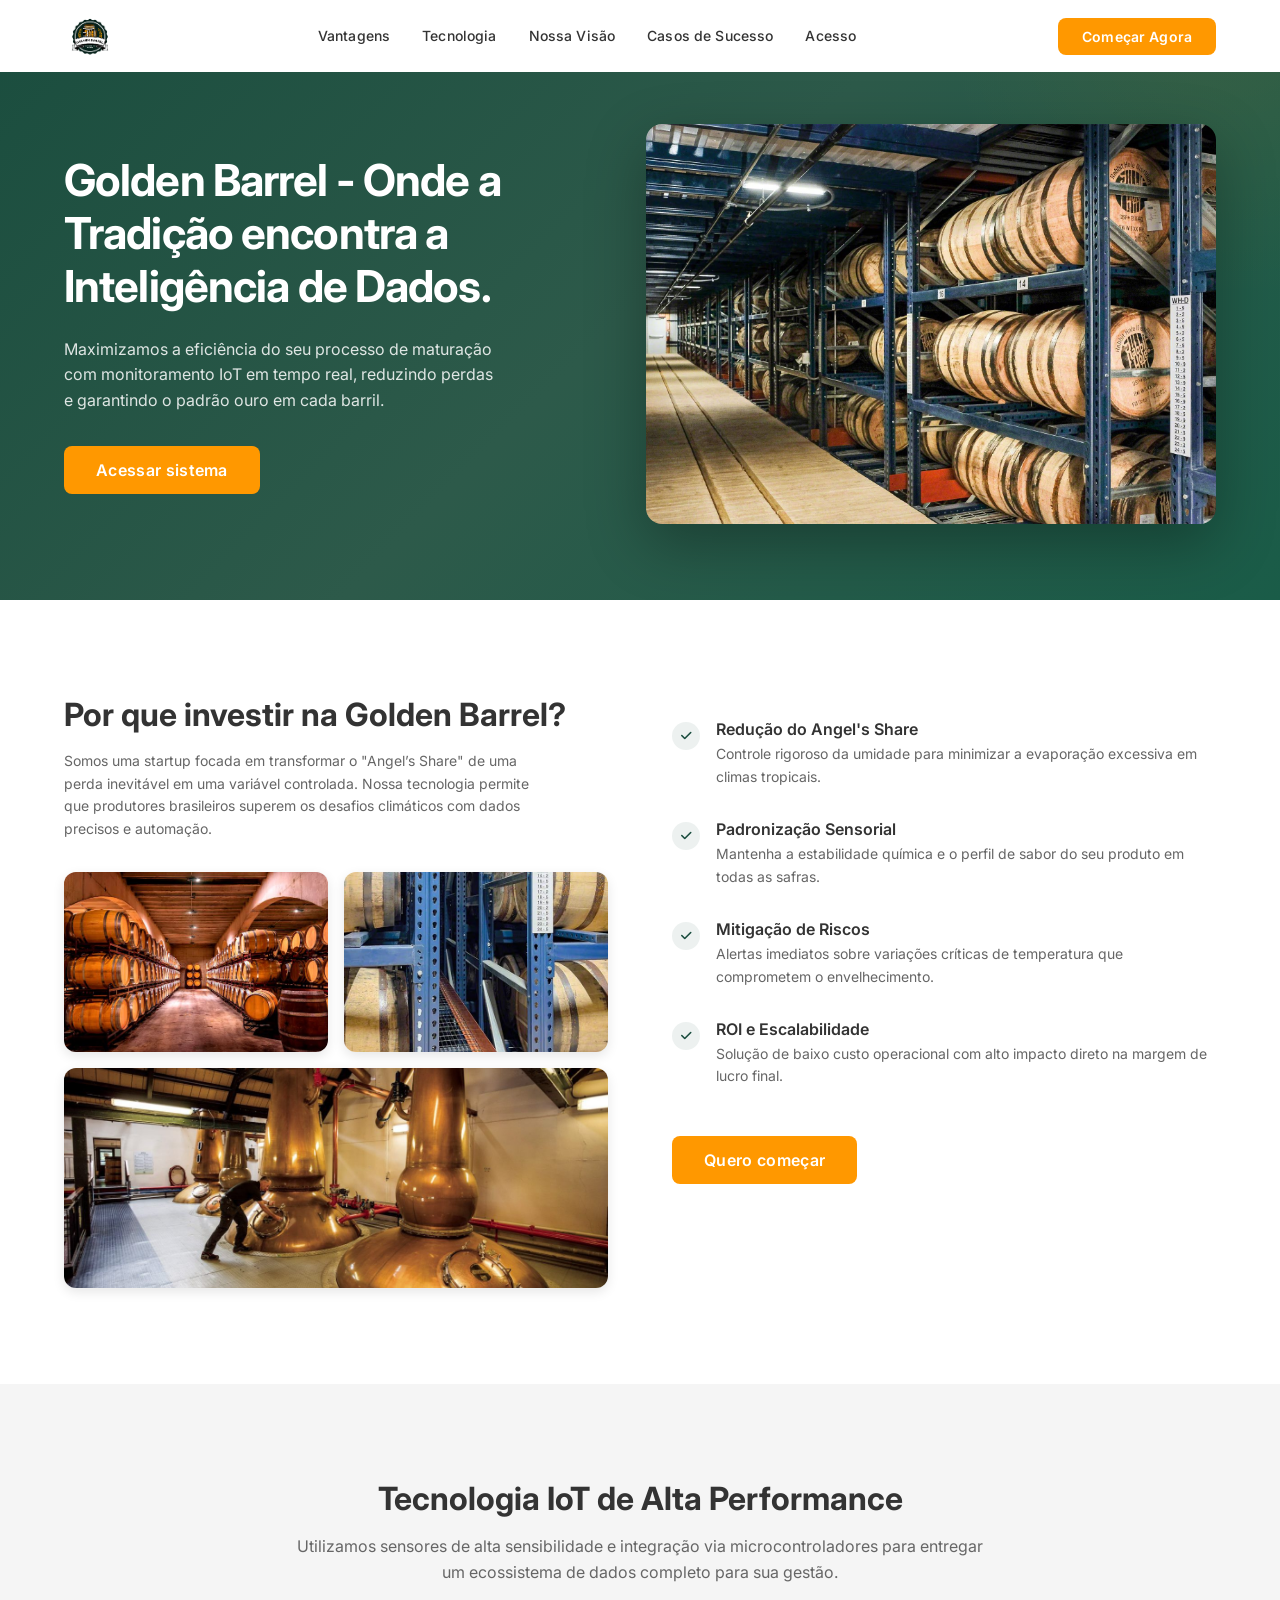
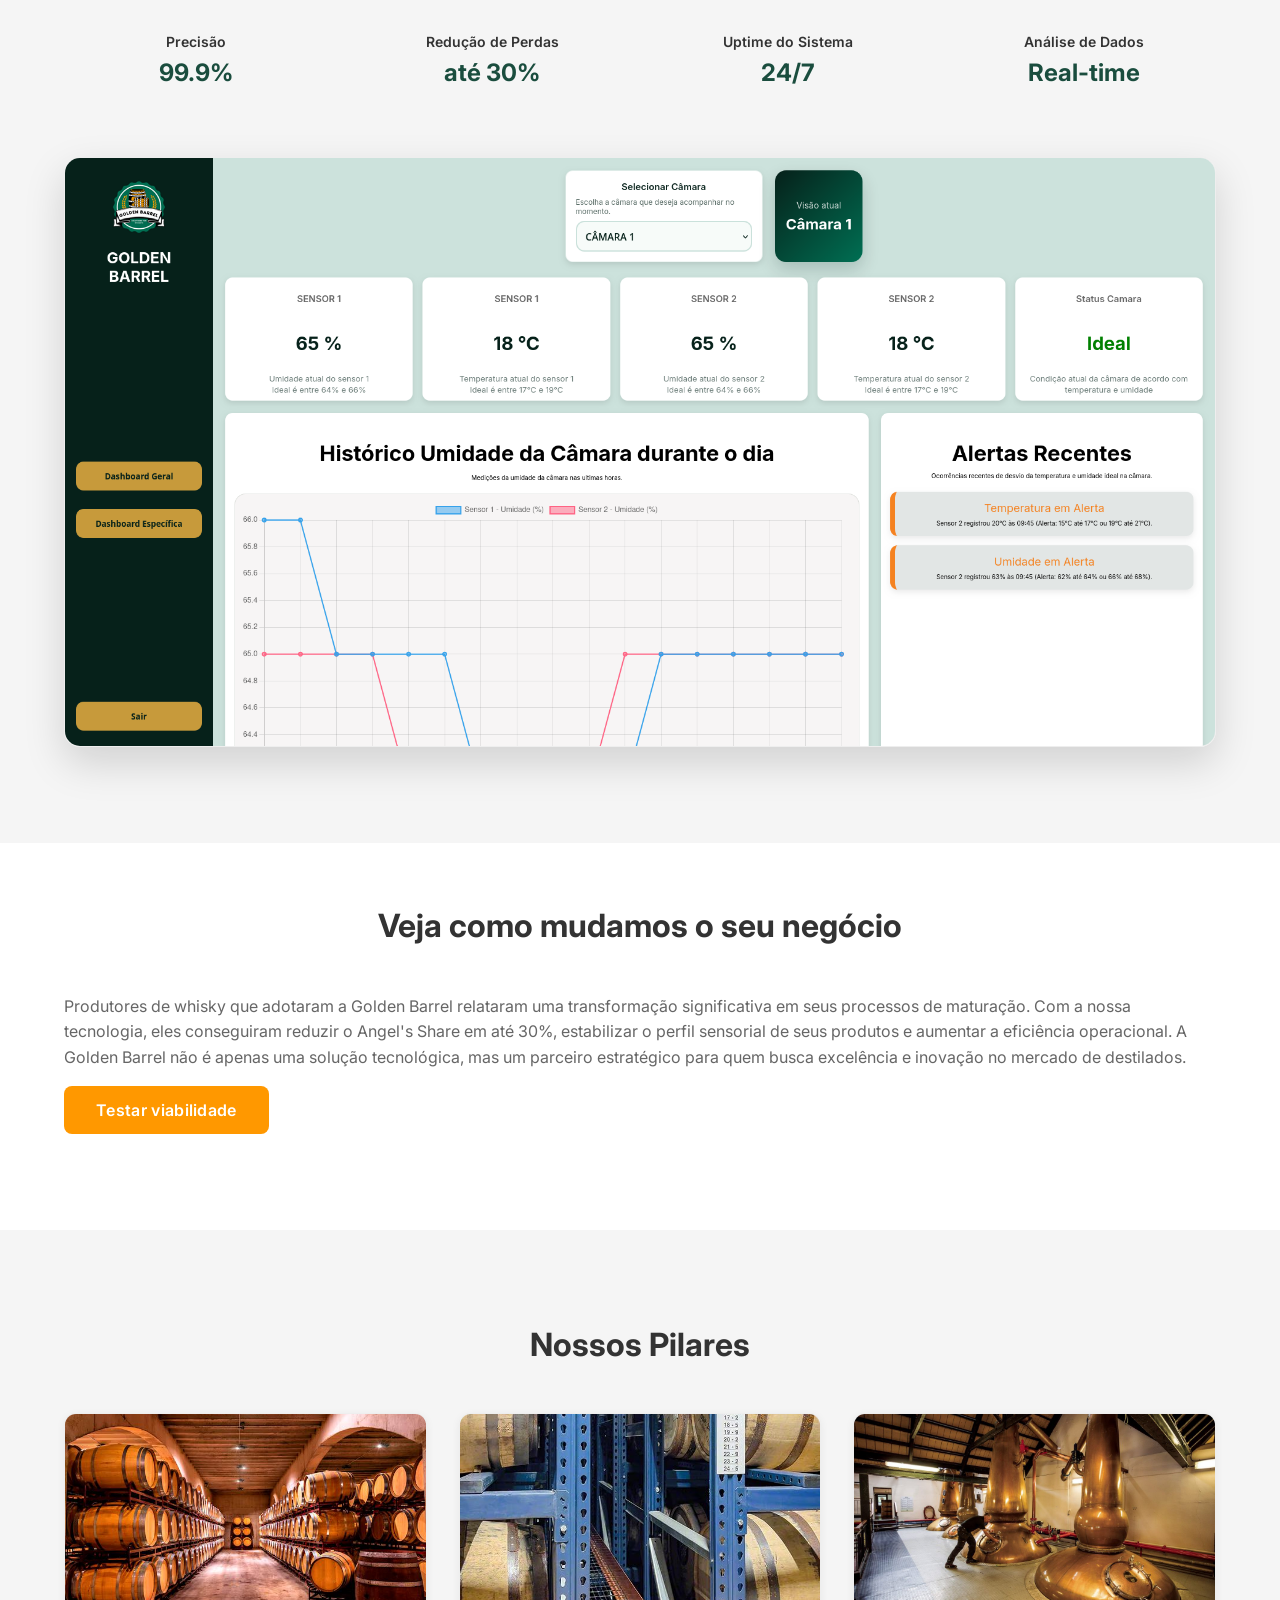
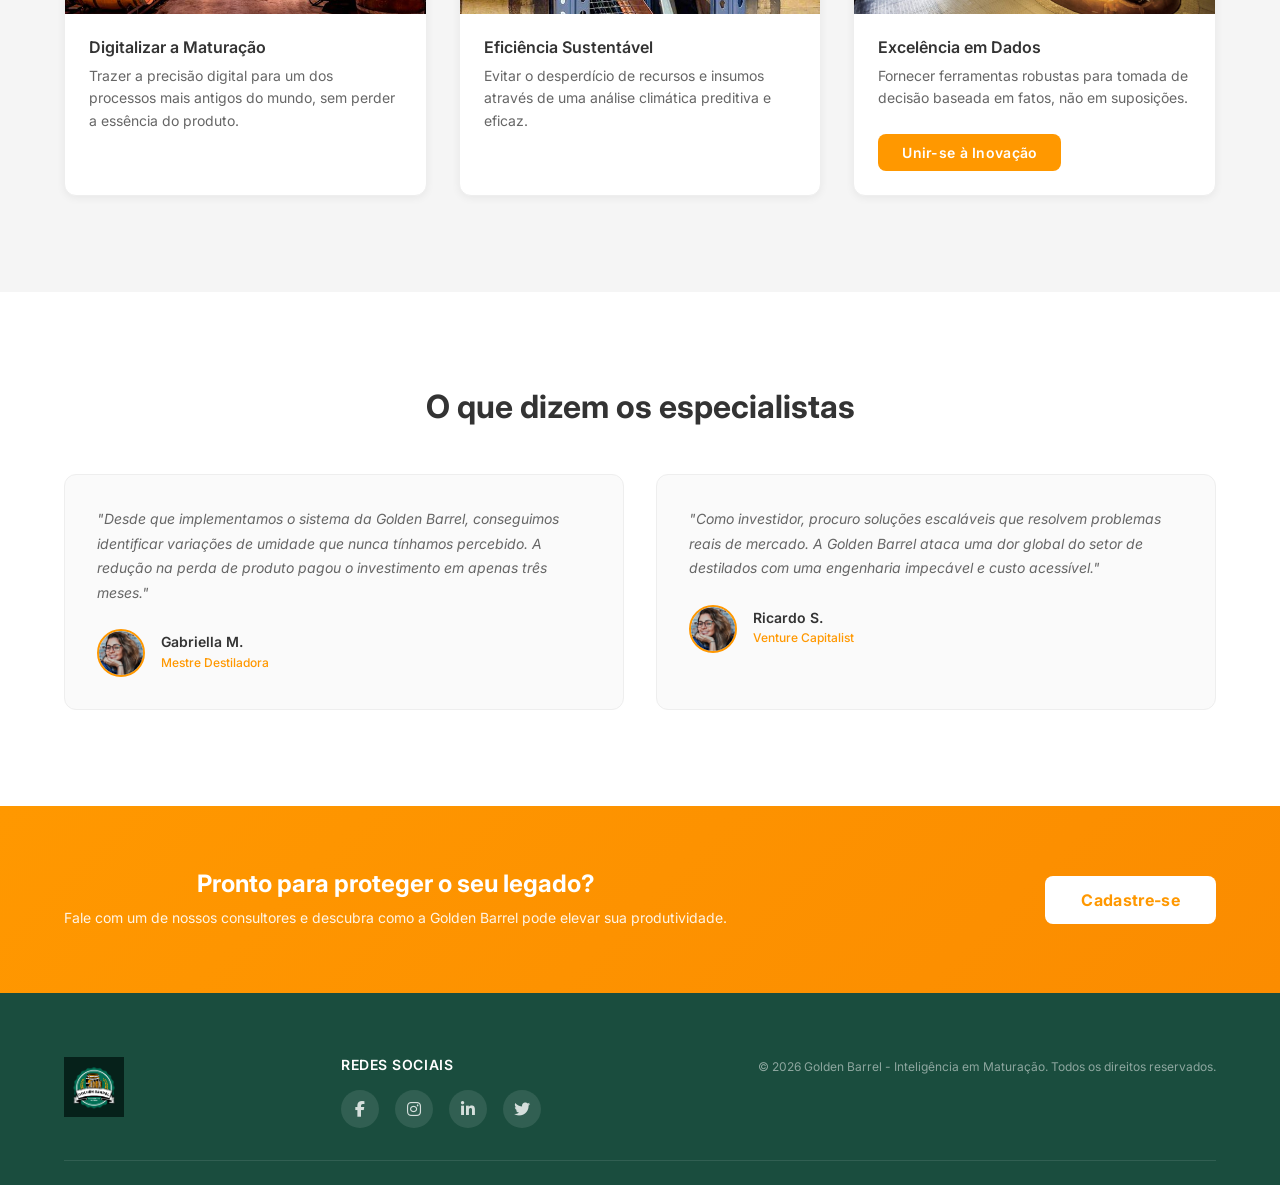
<file: index.html>
<!DOCTYPE html>
<html lang="pt-BR">
<head>
    <meta charset="UTF-8">
    <meta name="viewport" content="width=device-width, initial-scale=1.0">
    <meta name="description" content="Golden Barrel - Tecnologia IoT para monitoramento de maturação de whisky. Reduza o Angel's Share e garanta a excelência.">
    <meta name="theme-color" content="#1a4d3e">
    <meta name="author" content="Golden Barrel">

    <title>Golden Barrel | Smart Aging Solutions</title>

    <link rel="preconnect" href="https://fonts.googleapis.com">
    <link rel="preconnect" href="https://fonts.gstatic.com" crossorigin>
    <link href="https://fonts.googleapis.com/css2?family=Inter:wght@300;400;500;600;700;800&display=swap" rel="stylesheet">

    <link rel="stylesheet" href="https://cdnjs.cloudflare.com/ajax/libs/font-awesome/6.5.0/css/all.min.css">

    <link rel="stylesheet" href="css/variables.css">
    <link rel="stylesheet" href="css/styles.css">
</head>
<body>

    <header class="navbar" id="navbar">
        <nav class="navbar-container">
            <a href="#" class="logo">
                <img src="Assets/images/logo1.jpg" alt="Golden Barrel - Solutions for Whiskys">
            </a>
            <ul class="nav-menu" id="nav-menu">
                <li><a href="#benefits">Vantagens</a></li>
                <li><a href="#system">Tecnologia</a></li>
                <li><a href="#mission">Nossa Visão</a></li>
                <li><a href="#testimonials">Casos de Sucesso</a></li>
                <li><a href="#contact-cta">Acesso</a></li>
            </ul>
            <button class="nav-button" id="nav-cta-btn" onclick="cadastrarBtn()">Começar Agora</button>
            <div class="hamburger" id="hamburger" aria-label="Abrir menu" role="button" tabindex="0">
                <span></span>
                <span></span>
                <span></span>
            </div>
        </nav>
    </header>

    <section id="hero" class="hero">
        <div class="hero-container">
            <div class="hero-content">
                <h1>Golden Barrel - Onde a Tradição encontra a Inteligência de Dados.</h1>
                <p class="hero-subtitle">Maximizamos a eficiência do seu processo de maturação com monitoramento IoT em tempo real, reduzindo perdas e garantindo o padrão ouro em cada barril.</p>
                <button class="btn btn-primary" id="hero-cta-btn" onclick="acessoBtn()">Acessar sistema</button>
            </div>
            <div class="hero-image">
                <img src="Assets/images/img820.jpg" alt="Armazém de barris de whisky monitorados pela Golden Barrel" >
            </div>
        </div>
    </section>

    <section id="benefits" class="benefits">
        <div class="container">
            <div class="benefits-wrapper">
                <div class="benefits-left">
                    <h2>Por que investir na Golden Barrel?</h2>
                    <p>Somos uma startup focada em transformar o "Angel’s Share" de uma perda inevitável em uma variável controlada. Nossa tecnologia permite que produtores brasileiros superem os desafios climáticos com dados precisos e automação.</p>
                    <div class="benefits-images">
                        <div class="img-wrapper">
                            <img src="Assets/images/img824.jpg" alt="Barris de carvalho selecionados" >
                        </div>
                        <div class="img-wrapper">
                            <img src="Assets/images/img858.jpg" alt="Armazenamento controlado" >
                        </div>
                        <div class="img-wrapper large">
                            <img src="Assets/images/img828.jpg" alt="Tecnologia em destilaria moderna" >
                        </div>
                    </div>
                </div>

                <div class="benefits-right">
                    <div class="benefit-item">
                        <div class="check-icon">
                            <i class="fas fa-check"></i>
                        </div>
                        <div class="benefit-item-content">
                            <h4>Redução do Angel's Share</h4>
                            <p>Controle rigoroso da umidade para minimizar a evaporação excessiva em climas tropicais.</p>
                        </div>
                    </div>
                    <div class="benefit-item">
                        <div class="check-icon">
                            <i class="fas fa-check"></i>
                        </div>
                        <div class="benefit-item-content">
                            <h4>Padronização Sensorial</h4>
                            <p>Mantenha a estabilidade química e o perfil de sabor do seu produto em todas as safras.</p>
                        </div>
                    </div>
                    <div class="benefit-item">
                        <div class="check-icon">
                            <i class="fas fa-check"></i>
                        </div>
                        <div class="benefit-item-content">
                            <h4>Mitigação de Riscos</h4>
                            <p>Alertas imediatos sobre variações críticas de temperatura que comprometem o envelhecimento.</p>
                        </div>
                    </div>
                    <div class="benefit-item">
                        <div class="check-icon">
                            <i class="fas fa-check"></i>
                        </div>
                        <div class="benefit-item-content">
                            <h4>ROI e Escalabilidade</h4>
                            <p>Solução de baixo custo operacional com alto impacto direto na margem de lucro final.</p>
                        </div>
                    </div>
                    <button class="btn btn-primary" id="benefits-cta-btn" onclick="cadastrarBtn()">Quero começar</button>
                </div>
            </div>
        </div>
    </section>

    <section id="system" class="system">
        <div class="container">
            <div class="section-header">
                <h2>Tecnologia IoT de Alta Performance</h2>
                <p class="section-subtitle">Utilizamos sensores de alta sensibilidade e integração via microcontroladores para entregar um ecossistema de dados completo para sua gestão.</p>
            </div>

            <div class="stats-row">
                <div class="stat-item">
                    <h4>Precisão</h4>
                    <span class="stat-value">99.9%</span>
                </div>
                <div class="stat-item">
                    <h4>Redução de Perdas</h4>
                    <span class="stat-value">até 30%</span>
                </div>
                <div class="stat-item">
                    <h4>Uptime do Sistema</h4>
                    <span class="stat-value">24/7</span>
                </div>
                <div class="stat-item">
                    <h4>Análise de Dados</h4>
                    <span class="stat-value">Real-time</span>
                </div>
            </div>

            <div class="dashboard-wrapper">
                <img src="Assets/images/dashboard.png" alt="Dashboard Golden Barrel - Monitoramento de Temperatura e Umidade" >
            </div>
        </div>
    </section>

    <section id="partners" class="partners">
        <div class="container">
            <div class="section-header">
                <h2>Veja como mudamos o seu negócio</h2>
            </div>
            <div class="section-content">
                <p>Produtores de whisky que adotaram a Golden Barrel relataram uma transformação significativa em seus processos de maturação. Com a nossa tecnologia, eles conseguiram reduzir o Angel's Share em até 30%, estabilizar o perfil sensorial de seus produtos e aumentar a eficiência operacional. A Golden Barrel não é apenas uma solução tecnológica, mas um parceiro estratégico para quem busca excelência e inovação no mercado de destilados.</p>
                <button class="btn btn-primary" id="benefits-cta-btn" onclick="calculadoraBtn()">Testar viabilidade</button>
            </div>
            
        </div>
    </section>

    <section id="mission" class="mission">
        <div class="container">
            <div class="section-header">
                <h2>Nossos Pilares</h2>
            </div>
            <div class="mission-grid">
                <div class="mission-card">
                    <div class="card-image">
                        <img src="Assets/images/img824.jpg" alt="Digitalização do Processo" >
                    </div>
                    <div class="card-body">
                        <h3>Digitalizar a Maturação</h3>
                        <p>Trazer a precisão digital para um dos processos mais antigos do mundo, sem perder a essência do produto.</p>
                    </div>
                </div>
                <div class="mission-card">
                    <div class="card-image">
                        <img src="Assets/images/img858.jpg" alt="Sustentabilidade e Eficiência" >
                    </div>
                    <div class="card-body">
                        <h3>Eficiência Sustentável</h3>
                        <p>Evitar o desperdício de recursos e insumos através de uma análise climática preditiva e eficaz.</p>
                    </div>
                </div>
                <div class="mission-card">
                    <div class="card-image">
                        <img src="Assets/images/img828.jpg" alt="Qualidade Garantida" >
                    </div>
                    <div class="card-body">
                        <h3>Excelência em Dados</h3>
                        <p>Fornecer ferramentas robustas para tomada de decisão baseada em fatos, não em suposições.</p>
                        <button class="btn btn-primary" id="mission-cta-btn" onclick="cadastrarBtn()">Unir-se à Inovação</button>
                    </div>
                </div>
            </div>
        </div>
    </section>

    <section id="testimonials" class="testimonials">
        <div class="container">
            <div class="section-header">
                <h2>O que dizem os especialistas</h2>
            </div>
            <div class="testimonials-grid">
                <div class="testimonial-card">
                    <p class="testimonial-text">"Desde que implementamos o sistema da Golden Barrel, conseguimos identificar variações de umidade que nunca tínhamos percebido. A redução na perda de produto pagou o investimento em apenas três meses."</p>
                    <div class="testimonial-author">
                        <img src="Assets/images/img862.jpg" alt="Especialista em Destilação" class="avatar">
                        <div class="testimonial-author-info">
                            <h4>Gabriella M.</h4>
                            <p>Mestre Destiladora</p>
                        </div>
                    </div>
                </div>
                <div class="testimonial-card">
                    <p class="testimonial-text">"Como investidor, procuro soluções escaláveis que resolvem problemas reais de mercado. A Golden Barrel ataca uma dor global do setor de destilados com uma engenharia impecável e custo acessível."</p>
                    <div class="testimonial-author">
                        <img src="Assets/images/img862.jpg" alt="Investidor de Tech" class="avatar">
                        <div class="testimonial-author-info">
                            <h4>Ricardo S.</h4>
                            <p>Venture Capitalist</p>
                        </div>
                    </div>
                </div>
            </div>
        </div>
    </section>

    <section id="contact-cta" class="contact-cta">
        <div class="container">
            <div class="cta-container">
                <div class="cta-content">
                    <h2>Pronto para proteger o seu legado?</h2>
                    <p>Fale com um de nossos consultores e descubra como a Golden Barrel pode elevar sua produtividade.</p>
                </div>
                <button class="btn" id="cta-button" onclick="cadastrarBtn()">Cadastre-se</button>
            </div>
        </div>
    </section>

    <footer class="footer" id="footer">
        <div class="container">
            <div class="footer-content">
                <div class="footer-logo">
                    <img src="Assets/images/logo2.jpg" alt="Golden Barrel Logo">
                </div>
                <div class="footer-section">
                    <h5>Redes Sociais</h5>
                    <div class="social-icons">
                        <a href="#" aria-label="Facebook"><i class="fab fa-facebook-f"></i></a>
                        <a href="#" aria-label="Instagram"><i class="fab fa-instagram"></i></a>
                        <a href="#" aria-label="LinkedIn"><i class="fab fa-linkedin-in"></i></a>
                        <a href="#" aria-label="Twitter"><i class="fab fa-twitter"></i></a>
                    </div>
                </div>
                <div class="footer-section footer-links-section">
                    <p>&copy; 2026 Golden Barrel - Inteligência em Maturação. Todos os direitos reservados.</p>
                </div>
            </div>
        </div>
    </footer>

    <script>
        function cadastrarBtn() {
            window.location.href = './cadastro.html'
        }
        function calculadoraBtn() {
            window.location.href = './calculadora.html'
        }
    </script>
</body>
</html>
</file>
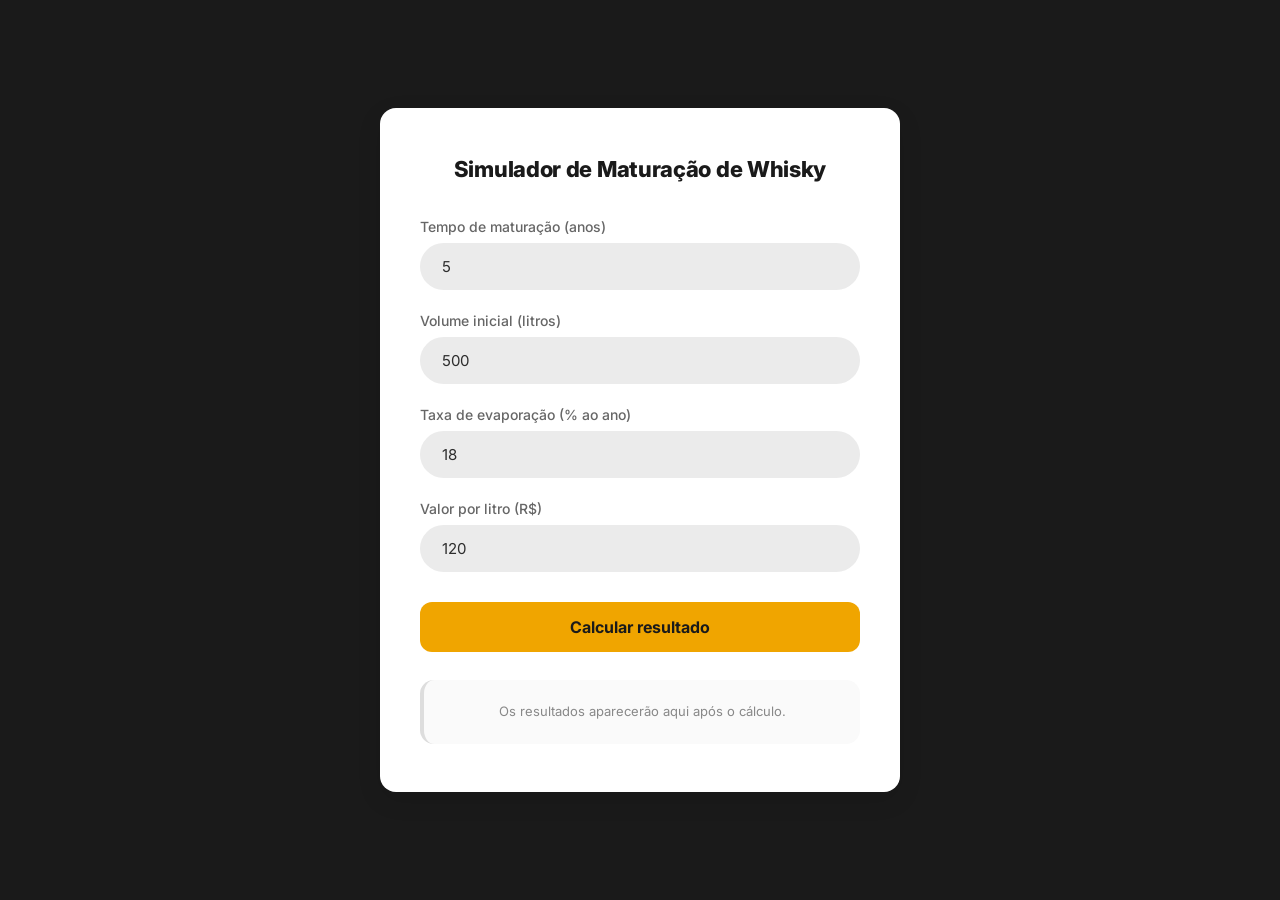
<file: calculadora.html>
<!DOCTYPE html>
<html lang="pt-br">

<head>
    <meta charset="UTF-8">
    <meta name="viewport" content="width=device-width, initial-scale=1.0">
    <title>Simulador de Maturação de Whisky</title>

    <link href="https://fonts.googleapis.com/css2?family=Inter:wght@400;500;600;700;800&display=swap" rel="stylesheet">

    <style>
        :root {
            --golden: #F0A500;
            --golden-hover: #d49000;
            --title-color: #1a1a1a;
            --label-color: #666666;
            --input-bg: #EBEBEB;
            --input-placeholder: #aaaaaa;
            --page-bg: #FFFFFF;
            --result-bg: #FAFAFA;
            --result-border: #F0A500;
            --text-main: #2d2d2d;
            --text-muted: #888888;
        }

        * {
            box-sizing: border-box;
            font-family: 'Inter', sans-serif;
            margin: 0;
            padding: 0;
        }

        body {
            background: var(--title-color);
            min-height: 100vh;
            display: flex;
            align-items: center;
            justify-content: center;
            padding: 40px 20px;
        }

        .container {
            width: 100%;
            max-width: 520px;
            padding: 48px 40px;
            background: var(--page-bg);
            border-radius: 16px;
            box-shadow: 0 8px 24px rgba(0, 0, 0, 0.1);
        }

        h1 {
            font-size: 22px;
            font-weight: 800;
            color: var(--title-color);
            text-align: center;
            margin-bottom: 36px;
            letter-spacing: -0.3px;
        }

        .input-group {
            margin-bottom: 22px;
        }

        label {
            display: block;
            font-size: 14px;
            font-weight: 500;
            color: var(--label-color);
            margin-bottom: 8px;
        }

        input[type="number"] {
            width: 100%;
            padding: 14px 22px;
            border: none;
            border-radius: 30px;
            font-size: 15px;
            color: var(--text-main);
            background: var(--input-bg);
            outline: none;
            transition: background 0.2s ease, box-shadow 0.2s ease;
            appearance: textfield;
            -moz-appearance: textfield;
        }

        input[type="number"]::-webkit-outer-spin-button,
        input[type="number"]::-webkit-inner-spin-button {
            -webkit-appearance: none;
        }

        input[type="number"]::placeholder {
            color: var(--input-placeholder);
        }

        input[type="number"]:focus {
            background: #e0e0e0;
            box-shadow: 0 0 0 3px rgba(240, 165, 0, 0.2);
        }

        button {
            width: 100%;
            padding: 15px;
            margin-top: 8px;
            background: var(--golden);
            color: var(--title-color);
            border: none;
            border-radius: 12px;
            cursor: pointer;
            font-weight: 700;
            font-size: 16px;
            transition: background 0.2s ease, transform 0.15s ease;
        }

        button:hover {
            background: var(--golden-hover);
            transform: translateY(-1px);
        }

        button:active {
            transform: translateY(0);
        }

        .resultado {
            margin-top: 28px;
            padding: 20px 24px;
            background: var(--result-bg);
            border-radius: 14px;
            border-left: 4px solid var(--result-border);
            font-size: 14px;
            line-height: 1.8;
            color: var(--text-main);
            animation: fadeIn 0.4s ease;
        }

        .resultado-vazio {
            text-align: center;
            color: var(--text-muted);
            border-left-color: #dddddd;
            font-size: 13px;
        }

        .resultado-mensagem {
            border-left-color: var(--golden);
            margin-top: 12px;
        }

        @keyframes fadeIn {
            from {
                opacity: 0;
                transform: translateY(8px);
            }

            to {
                opacity: 1;
                transform: translateY(0);
            }
        }
    </style>
</head>

<body>
    <div class="container">
        <h1>Simulador de Maturação de Whisky</h1>

        <div class="input-group">
            <label>Tempo de maturação (anos)</label>
            <input type="number" id="input_tempo" placeholder="Ex: 10" value="5">
        </div>

        <div class="input-group">
            <label>Volume inicial (litros)</label>
            <input type="number" id="input_volume" placeholder="Ex: 200" value="500">
        </div>

        <div class="input-group">
            <label>Taxa de evaporação (% ao ano)</label>
            <input type="number" id="input_taxa" placeholder="Ex: 2" value="18">
        </div>

        <div class="input-group">
            <label>Valor por litro (R$)</label>
            <input type="number" id="input_valor" placeholder="Ex: 150" value="120">
        </div>

        <button onclick="calcular()">Calcular resultado</button>

        <div class="resultado resultado-vazio" id="div_resultado">
            Os resultados aparecerão aqui após o cálculo.
        </div>

        <div class="resultado resultado-mensagem" id="div_mensagem" style="display:none;"></div>
    </div>

    <script>

    function calcular() {

        let tempo = Number(input_tempo.value);
        let volume = Number(input_volume.value);
        let taxa = Number(input_taxa.value);
        let valor = Number(input_valor.value);

        // taxa reduzida (15% menos evaporação)
        let taxa_reduzida = taxa * 0.85;

        // SEM sistema
        let perda_sem = volume * (taxa / 100) * tempo;
        let volume_sem = volume - perda_sem;
        let valor_sem = volume_sem * valor;

        // COM sistema
        let perda_com = volume * (taxa_reduzida / 100) * tempo;
        let volume_com = volume - perda_com;
        let valor_com = volume_com * valor;

        let valor_inicial = volume * valor;

        let economia = valor_com - valor_sem;
        let volumeEco = volume_com - volume_sem;

        div_resultado.classList.remove("resultado-vazio");

        div_resultado.innerHTML = `
            Valor inicial do barril: R$ ${valor_inicial.toFixed(2)} <br>
            <br>
            Sem sistema:<br>
            Volume final: ${volume_sem.toFixed(2)} L <br>
            Valor final: R$ ${valor_sem.toFixed(2)} <br>
            <br>
            Com sistema (15% menos evaporação):<br>
            Volume final: ${volume_com.toFixed(2)} L <br>
            Valor final: R$ ${valor_com.toFixed(2)} <br>
            <br>
            Economia estimada: <strong>R$ ${economia.toFixed(2)}</strong> <br>
            Volume economizado estimado: <strong> ${volumeEco.toFixed(2)}</strong>
        `;
    }


</script>
</body>

</html>
</file>
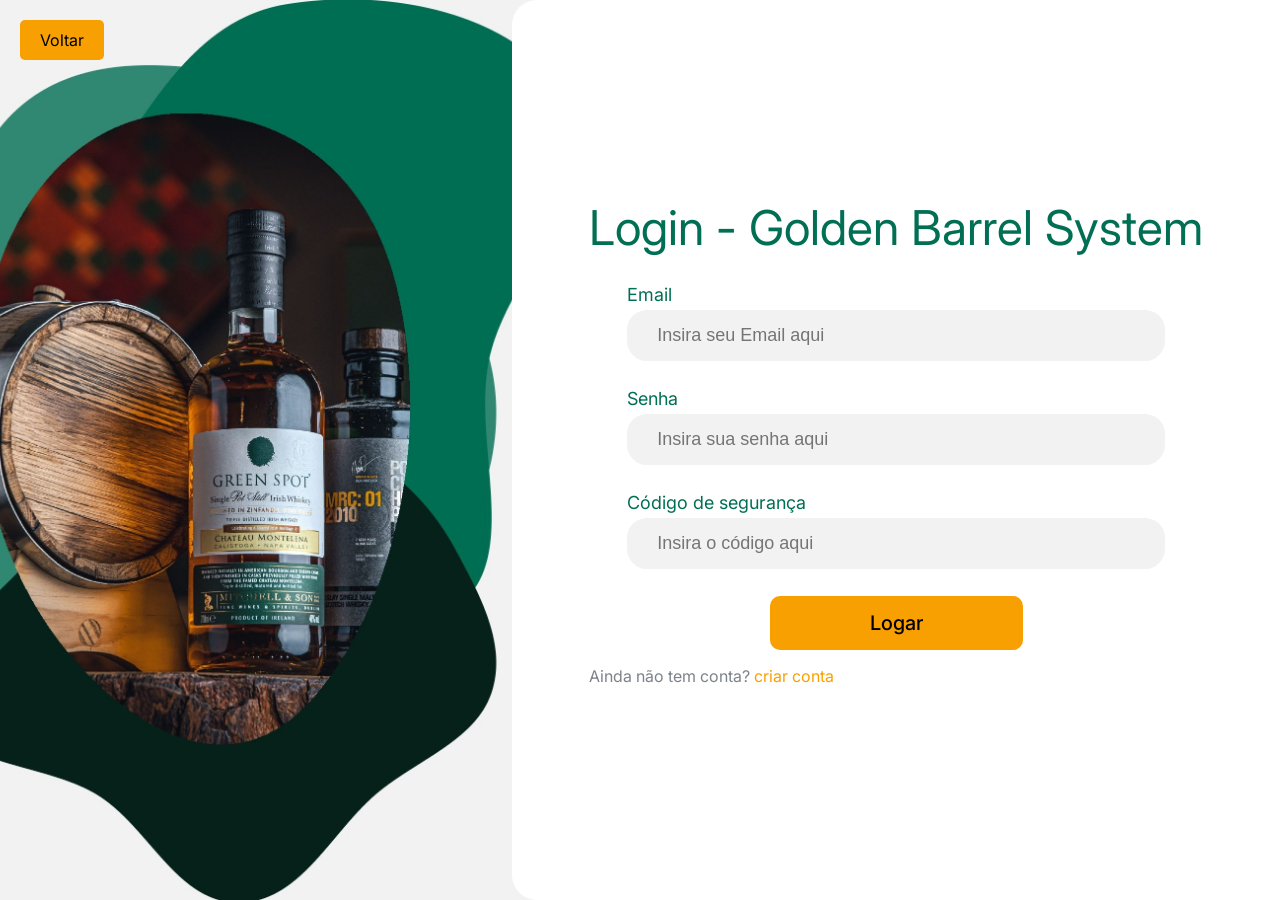
<file: login.html>
<!doctype html>
<html lang="pt-br">
  <head>
    <meta charset="UTF-8" />
    <meta name="viewport" content="width=device-width, initial-scale=1.0" />
    <title>Login - Golden Bar</title>
    <link rel="stylesheet" href="./css/pages.css/login.css" />
  </head>
  <body>
    <div class="container">
      <div class="img-section" style="background-image: url('./Assets/images/pages/login/img_page-0001.jpg'); background-position: center; background-size: cover; background-repeat: no-repeat;">
        <a href="./index.html">Voltar</a>
      </div>
      <div class="login-section">
        <div class="content">
          <h1 class="title">Login - Golden Barrel System</h1>
          <div class="form-login">
            <div class="email">
              <label for="input_email">Email</label>
              <input type="text" id="input_email" class="input" placeholder="Insira seu Email aqui"/>
            </div>
            <div class="password">
              <label for="input_senha">Senha</label>
              <input type="password" id="input_senha" class="input" placeholder="Insira sua senha aqui"/>
            </div>
            <div class="verification-code">
              <label for="input_codigo">Código de segurança</label>
              <input type="text" id="input_codigo" class="input" placeholder="Insira o código aqui"/>
            </div>
            <a class="btn-logar" href="./dashGeral.html">Logar</a>
          </div>
          <p class="create-account">Ainda não tem conta? <a href="./cadastro.html"><span>criar conta</span></a></p>
      </div>
      </div>
    </div>
  </body>
</html>
</file>
<file: css/variables.css>
:root {
    --color-primary-dark: #1a4d3e;
    --color-primary: #1e5c49;
    --color-primary-light: #2d5a4a;
    --color-accent: #ff9800;
    --color-accent-hover: #fb8c00;
    --color-accent-light: #ffb74d;

    --color-text-dark: #333333;
    --color-text: #444444;
    --color-text-light: #666666;
    --color-text-lighter: #999999;
    --color-bg-light: #f5f5f5;
    --color-bg-lighter: #fafafa;
    --color-white: #ffffff;
    --color-border: #e0e0e0;
    --color-border-light: #eeeeee;

    --font-family-primary: 'Inter', 'Segoe UI', Tahoma, Geneva, Verdana, sans-serif;
    --font-family-secondary: 'Georgia', serif;

    --font-size-xs: 0.75rem;
    --font-size-sm: 0.875rem;
    --font-size-base: 1rem;
    --font-size-lg: 1.125rem;
    --font-size-xl: 1.25rem;
    --font-size-2xl: 1.5rem;
    --font-size-3xl: 2rem;
    --font-size-4xl: 2.75rem;
    --font-size-5xl: 3.25rem;

    --font-weight-light: 300;
    --font-weight-normal: 400;
    --font-weight-medium: 500;
    --font-weight-semibold: 600;
    --font-weight-bold: 700;
    --font-weight-extrabold: 800;

    --line-height-tight: 1.2;
    --line-height-snug: 1.35;
    --line-height-normal: 1.6;
    --line-height-relaxed: 1.75;

    --spacing-xs: 4px;
    --spacing-sm: 8px;
    --spacing-md: 16px;
    --spacing-lg: 24px;
    --spacing-xl: 32px;
    --spacing-2xl: 48px;
    --spacing-3xl: 64px;
    --spacing-4xl: 96px;

    --shadow-sm: 0 1px 3px rgba(0, 0, 0, 0.08);
    --shadow-md: 0 4px 12px rgba(0, 0, 0, 0.1);
    --shadow-lg: 0 8px 24px rgba(0, 0, 0, 0.12);
    --shadow-xl: 0 16px 40px rgba(0, 0, 0, 0.15);
    --shadow-card: 0 2px 8px rgba(0, 0, 0, 0.06);

    --radius-sm: 4px;
    --radius-md: 8px;
    --radius-lg: 12px;
    --radius-xl: 16px;
    --radius-2xl: 24px;
    --radius-full: 9999px;

    --transition-fast: 150ms ease;
    --transition-base: 300ms ease;
    --transition-slow: 500ms ease;
    --transition-bounce: 400ms cubic-bezier(0.34, 1.56, 0.64, 1);

    --z-dropdown: 1000;
    --z-sticky: 1020;
    --z-fixed: 1030;
    --z-modal-backdrop: 1040;
    --z-modal: 1050;

    --container-max: 1200px;
    --navbar-height: 72px;
}
</file>
<file: css/styles.css>
*,
*::before,
*::after {
    margin: 0;
    padding: 0;
    box-sizing: border-box;
}

html {
    scroll-behavior: smooth;
    font-size: 16px;
    -webkit-font-smoothing: antialiased;
    -moz-osx-font-smoothing: grayscale;
}

body {
    font-family: var(--font-family-primary);
    color: var(--color-text-dark);
    background-color: var(--color-white);
    line-height: var(--line-height-normal);
    overflow-x: hidden;
}

h1, h2, h3, h4, h5, h6 {
    font-weight: var(--font-weight-bold);
    line-height: var(--line-height-tight);
    color: var(--color-text-dark);
}

h1 { font-size: var(--font-size-4xl); }
h2 { font-size: var(--font-size-3xl); margin-bottom: var(--spacing-md); }
h3 { font-size: var(--font-size-xl); }
h4 { font-size: var(--font-size-lg); }
h5 { font-size: var(--font-size-base); }

p {
    margin-bottom: var(--spacing-md);
    color: var(--color-text-light);
    line-height: var(--line-height-normal);
}

a {
    color: inherit;
    text-decoration: none;
    transition: color var(--transition-base);
}

ul { list-style: none; }

img {
    max-width: 100%;
    height: auto;
    display: block;
}

.container {
    max-width: var(--container-max);
    margin: 0 auto;
    padding: 0 var(--spacing-lg);
}

.btn {
    display: inline-flex;
    align-items: center;
    justify-content: center;
    padding: 14px 32px;
    font-size: var(--font-size-base);
    font-weight: var(--font-weight-semibold);
    font-family: var(--font-family-primary);
    border: none;
    border-radius: var(--radius-md);
    cursor: pointer;
    transition: all var(--transition-base);
    text-decoration: none;
    text-align: center;
    gap: 8px;
    letter-spacing: 0.02em;
}

.btn:hover {
    transform: translateY(-2px);
    box-shadow: var(--shadow-md);
}

.btn:active {
    transform: translateY(0);
}

.btn-primary {
    background-color: var(--color-accent);
    color: var(--color-white);
}

.btn-primary:hover {
    background-color: var(--color-accent-hover);
    box-shadow: 0 6px 20px rgba(255, 152, 0, 0.35);
}

.btn-outline {
    background-color: transparent;
    color: var(--color-accent);
    border: 2px solid var(--color-accent);
}

.btn-outline:hover {
    background-color: var(--color-accent);
    color: var(--color-white);
}

.btn-light {
    background-color: var(--color-accent);
    color: var(--color-white);
    font-size: var(--font-size-base);
    border-radius: var(--radius-md);
    padding: 14px 36px;
}

.btn-light:hover {
    background-color: var(--color-accent-hover);
    box-shadow: 0 6px 20px rgba(255, 152, 0, 0.35);
}

section {
    padding: var(--spacing-4xl) 0;
}

.section-subtitle {
    font-size: var(--font-size-base);
    color: var(--color-text-light);
    max-width: 700px;
    line-height: var(--line-height-normal);
}

.section-header {
    text-align: center;
    margin-bottom: var(--spacing-3xl);
}

.section-header h2 {
    margin-bottom: var(--spacing-md);
}

.section-header .section-subtitle {
    margin: 0 auto;
}


.navbar {
    position: fixed;
    top: 0;
    left: 0;
    right: 0;
    background-color: var(--color-white);
    z-index: var(--z-fixed);
    transition: all var(--transition-base);
    height: var(--navbar-height);
}

.navbar.scrolled {
    box-shadow: 0 2px 20px rgba(0, 0, 0, 0.08);
}

.navbar-container {
    max-width: var(--container-max);
    margin: 0 auto;
    padding: 0 var(--spacing-lg);
    display: flex;
    align-items: center;
    justify-content: space-between;
    height: 100%;
}

.logo {
    flex-shrink: 0;
}

.logo img {
    height: 52px;
    width: auto;
    transition: transform var(--transition-base);
}

.logo:hover img {
    transform: scale(1.03);
}

.nav-menu {
    display: flex;
    align-items: center;
    gap: var(--spacing-xl);
}

.nav-menu a {
    color: var(--color-text-dark);
    font-weight: var(--font-weight-medium);
    font-size: var(--font-size-sm);
    position: relative;
    padding: 4px 0;
    letter-spacing: 0.01em;
}

.nav-menu a::after {
    content: '';
    position: absolute;
    bottom: -2px;
    left: 0;
    width: 0;
    height: 2px;
    background-color: var(--color-accent);
    transition: width var(--transition-base);
}

.nav-menu a:hover {
    color: var(--color-primary-dark);
}

.nav-menu a:hover::after {
    width: 100%;
}

.nav-button {
    background-color: var(--color-accent);
    color: var(--color-white);
    border: none;
    padding: 10px 24px;
    border-radius: var(--radius-md);
    font-weight: var(--font-weight-semibold);
    font-size: var(--font-size-sm);
    font-family: var(--font-family-primary);
    cursor: pointer;
    transition: all var(--transition-base);
    letter-spacing: 0.01em;
}

.nav-button:hover {
    background-color: var(--color-accent-hover);
    transform: translateY(-1px);
    box-shadow: 0 4px 12px rgba(255, 152, 0, 0.3);
}

.hamburger {
    display: none;
    flex-direction: column;
    cursor: pointer;
    gap: 5px;
    padding: 4px;
}

.hamburger span {
    width: 24px;
    height: 2px;
    background-color: var(--color-text-dark);
    border-radius: 2px;
    transition: all var(--transition-base);
    transform-origin: center;
}

.hamburger.active span:nth-child(1) {
    transform: rotate(45deg) translate(5px, 5px);
}

.hamburger.active span:nth-child(2) {
    opacity: 0;
}

.hamburger.active span:nth-child(3) {
    transform: rotate(-45deg) translate(5px, -5px);
}


.hero {
    padding-top: calc(var(--navbar-height) + 40px);
    padding-bottom: var(--spacing-3xl);
    background: linear-gradient(135deg, var(--color-primary-dark) 0%, var(--color-primary-light) 50%, #1a5c48 100%);
    color: var(--color-white);
    overflow: hidden;
    position: relative;
    min-height: 600px;
    display: flex;
    align-items: center;
}

.hero::before {
    content: '';
    position: absolute;
    top: -50%;
    right: -20%;
    width: 600px;
    height: 600px;
    background: radial-gradient(circle, rgba(255, 152, 0, 0.08) 0%, transparent 70%);
    border-radius: 50%;
    pointer-events: none;
}

.hero-container {
    max-width: var(--container-max);
    margin: 0 auto;
    padding: 0 var(--spacing-lg);
    display: grid;
    grid-template-columns: 1fr 1.1fr;
    gap: var(--spacing-3xl);
    align-items: center;
    width: 100%;
}

.hero-content {
    position: relative;
    z-index: 2;
}

.hero-content h1 {
    font-size: var(--font-size-4xl);
    color: var(--color-white);
    margin-bottom: var(--spacing-lg);
    line-height: var(--line-height-tight);
    font-weight: var(--font-weight-bold);
    letter-spacing: -0.02em;
}

.hero-subtitle {
    font-size: var(--font-size-base);
    color: rgba(255, 255, 255, 0.85);
    margin-bottom: var(--spacing-xl);
    line-height: var(--line-height-normal);
    max-width: 440px;
}

.hero-image {
    position: relative;
    border-radius: var(--radius-xl);
    overflow: hidden;
    box-shadow: 0 20px 60px rgba(0, 0, 0, 0.3);
}

.hero-image img {
    width: 100%;
    height: 400px;
    object-fit: cover;
    transition: transform 4s ease;
}

.hero-image:hover img {
    transform: scale(1.05);
}


.benefits {
    background-color: var(--color-white);
    padding: var(--spacing-4xl) 0;
}

.benefits-wrapper {
    display: grid;
    grid-template-columns: 1fr 1fr;
    gap: var(--spacing-3xl);
    align-items: start;
}

.benefits-left h2 {
    font-size: var(--font-size-3xl);
    margin-bottom: var(--spacing-md);
    color: var(--color-text-dark);
}

.benefits-left > p {
    font-size: var(--font-size-sm);
    color: var(--color-text-light);
    margin-bottom: var(--spacing-xl);
    max-width: 480px;
    line-height: var(--line-height-normal);
}

.benefits-images {
    display: grid;
    grid-template-columns: 1fr 1fr;
    gap: var(--spacing-md);
}

.benefits-images .img-wrapper {
    border-radius: var(--radius-lg);
    overflow: hidden;
    box-shadow: var(--shadow-md);
}

.benefits-images .img-wrapper img {
    width: 100%;
    height: 180px;
    object-fit: cover;
    transition: transform var(--transition-slow);
}

.benefits-images .img-wrapper:hover img {
    transform: scale(1.06);
}

.benefits-images .img-wrapper.large {
    grid-column: 1 / -1;
}

.benefits-images .img-wrapper.large img {
    height: 220px;
}

.benefits-right {
    padding-top: var(--spacing-lg);
}

.benefit-item {
    display: flex;
    gap: var(--spacing-md);
    margin-bottom: var(--spacing-xl);
    align-items: flex-start;
}

.benefit-item .check-icon {
    flex-shrink: 0;
    width: 28px;
    height: 28px;
    border-radius: var(--radius-full);
    background-color: rgba(26, 77, 62, 0.08);
    display: flex;
    align-items: center;
    justify-content: center;
    margin-top: 2px;
}

.benefit-item .check-icon i {
    color: var(--color-primary-dark);
    font-size: 12px;
}

.benefit-item-content h4 {
    font-size: var(--font-size-base);
    font-weight: var(--font-weight-semibold);
    color: var(--color-text-dark);
    margin-bottom: 4px;
}

.benefit-item-content p {
    font-size: var(--font-size-sm);
    color: var(--color-text-light);
    margin: 0;
    line-height: var(--line-height-normal);
}

.benefits-right .btn {
    margin-top: var(--spacing-md);
}


.system {
    background-color: var(--color-bg-light);
    padding: var(--spacing-4xl) 0;
}

.system .section-header {
    margin-bottom: var(--spacing-2xl);
}

.stats-row {
    display: grid;
    grid-template-columns: repeat(4, 1fr);
    gap: var(--spacing-xl);
    margin-bottom: var(--spacing-3xl);
    text-align: center;
}

.stat-item h4 {
    font-size: var(--font-size-sm);
    color: var(--color-text-dark);
    font-weight: var(--font-weight-semibold);
    margin-bottom: var(--spacing-xs);
}

.stat-item .stat-value {
    font-size: var(--font-size-2xl);
    font-weight: var(--font-weight-bold);
    color: var(--color-primary-dark);
}

.dashboard-wrapper {
    border-radius: var(--radius-xl);
    overflow: hidden;
    box-shadow: var(--shadow-xl);
    border: 1px solid var(--color-border-light);
}

.dashboard-wrapper img {
    width: 100%;
    height: auto;
    display: block;
}


.partners {
    background-color: var(--color-white);
    padding: var(--spacing-3xl) 0 var(--spacing-4xl);
}

.partners .section-header {
    margin-bottom: var(--spacing-2xl);
}

.partners-grid {
    display: flex;
    align-items: center;
    justify-content: center;
    gap: var(--spacing-3xl);
    flex-wrap: wrap;
}

.partner-card {
    display: flex;
    align-items: center;
    justify-content: center;
    transition: all var(--transition-base);
    padding: var(--spacing-md);
}

.partner-card img {
    max-height: 70px;
    width: auto;
    filter: grayscale(30%);
    opacity: 0.8;
    transition: all var(--transition-base);
}

.partner-card:hover img {
    filter: grayscale(0%);
    opacity: 1;
    transform: scale(1.08);
}


.mission {
    background-color: var(--color-bg-light);
    padding: var(--spacing-4xl) 0;
}

.mission .section-header {
    margin-bottom: var(--spacing-2xl);
}

.mission-grid {
    display: grid;
    grid-template-columns: repeat(3, 1fr);
    gap: var(--spacing-xl);
}

.mission-card {
    background-color: var(--color-white);
    border-radius: var(--radius-lg);
    overflow: hidden;
    box-shadow: var(--shadow-card);
    transition: all var(--transition-base);
    display: flex;
    flex-direction: column;
    border: 1px solid var(--color-border-light);
}

.mission-card:hover {
    transform: translateY(-8px);
    box-shadow: var(--shadow-lg);
}

.mission-card .card-image {
    overflow: hidden;
    height: 200px;
}

.mission-card .card-image img {
    width: 100%;
    height: 100%;
    object-fit: cover;
    transition: transform var(--transition-slow);
}

.mission-card:hover .card-image img {
    transform: scale(1.08);
}

.mission-card .card-body {
    padding: var(--spacing-lg);
    display: flex;
    flex-direction: column;
    flex-grow: 1;
}

.mission-card .card-body h3 {
    font-size: var(--font-size-base);
    font-weight: var(--font-weight-semibold);
    color: var(--color-text-dark);
    margin-bottom: var(--spacing-sm);
}

.mission-card .card-body p {
    font-size: var(--font-size-sm);
    color: var(--color-text-light);
    margin-bottom: var(--spacing-lg);
    flex-grow: 1;
    line-height: var(--line-height-normal);
}

.mission-card .card-body .btn {
    align-self: flex-start;
    padding: 10px 24px;
    font-size: var(--font-size-sm);
}


.testimonials {
    background-color: var(--color-white);
    padding: var(--spacing-4xl) 0;
}

.testimonials .section-header {
    margin-bottom: var(--spacing-2xl);
}

.testimonials-grid {
    display: grid;
    grid-template-columns: repeat(2, 1fr);
    gap: var(--spacing-xl);
}

.testimonial-card {
    background-color: var(--color-bg-lighter);
    padding: var(--spacing-xl);
    border-radius: var(--radius-lg);
    transition: all var(--transition-base);
    border: 1px solid var(--color-border-light);
    position: relative;
}

.testimonial-card:hover {
    box-shadow: var(--shadow-md);
    transform: translateY(-4px);
}

.testimonial-text {
    font-size: var(--font-size-sm);
    color: var(--color-text-light);
    line-height: var(--line-height-relaxed);
    margin-bottom: var(--spacing-lg);
    font-style: italic;
}

.testimonial-author {
    display: flex;
    align-items: center;
    gap: var(--spacing-md);
}

.testimonial-author .avatar {
    width: 48px;
    height: 48px;
    border-radius: var(--radius-full);
    object-fit: cover;
    border: 2px solid var(--color-accent);
}

.testimonial-author-info h4 {
    font-size: var(--font-size-sm);
    font-weight: var(--font-weight-semibold);
    color: var(--color-text-dark);
    margin-bottom: 2px;
}

.testimonial-author-info p {
    font-size: var(--font-size-xs);
    color: var(--color-accent);
    font-weight: var(--font-weight-medium);
    margin: 0;
}


.contact-cta {
    background: linear-gradient(135deg, var(--color-accent) 0%, var(--color-accent-hover) 100%);
    padding: var(--spacing-3xl) 0;
    text-align: center;
}

.cta-container {
    display: flex;
    align-items: center;
    justify-content: space-between;
    gap: var(--spacing-xl);
}

.cta-content h2 {
    font-size: var(--font-size-2xl);
    color: var(--color-white);
    margin-bottom: var(--spacing-sm);
    font-weight: var(--font-weight-bold);
}

.cta-content p {
    color: rgba(255, 255, 255, 0.9);
    font-size: var(--font-size-sm);
    margin: 0;
}

.contact-cta .btn {
    background-color: var(--color-white);
    color: var(--color-accent);
    font-weight: var(--font-weight-bold);
    padding: 14px 36px;
    border-radius: var(--radius-md);
    white-space: nowrap;
}

.contact-cta .btn:hover {
    background-color: rgba(255, 255, 255, 0.92);
    transform: translateY(-2px);
    box-shadow: 0 6px 20px rgba(0, 0, 0, 0.15);
}


.footer {
    background-color: var(--color-primary-dark);
    color: var(--color-white);
    padding: var(--spacing-3xl) 0 var(--spacing-lg);
}

.footer-content {
    display: flex;
    align-items: flex-start;
    justify-content: space-between;
    gap: var(--spacing-2xl);
    padding-bottom: var(--spacing-xl);
    border-bottom: 1px solid rgba(255, 255, 255, 0.1);
}

.footer-logo {
    flex-shrink: 0;
}

.footer-logo img {
    height: 60px;
    width: auto;
}

.footer-section h5 {
    color: var(--color-white);
    margin-bottom: var(--spacing-md);
    font-size: var(--font-size-sm);
    font-weight: var(--font-weight-semibold);
    letter-spacing: 0.04em;
    text-transform: uppercase;
}

.footer-section p {
    color: rgba(255, 255, 255, 0.7);
    font-size: var(--font-size-sm);
    margin: 0;
}

.social-icons {
    display: flex;
    gap: var(--spacing-md);
}

.social-icons a {
    width: 38px;
    height: 38px;
    border-radius: var(--radius-full);
    background-color: rgba(255, 255, 255, 0.1);
    display: flex;
    align-items: center;
    justify-content: center;
    font-size: 16px;
    color: rgba(255, 255, 255, 0.8);
    transition: all var(--transition-base);
}

.social-icons a:hover {
    background-color: var(--color-accent);
    color: var(--color-white);
    transform: translateY(-3px);
}

.footer-links-section {
    text-align: right;
}

.footer-links-section p {
    color: rgba(255, 255, 255, 0.5);
    font-size: var(--font-size-xs);
}

.footer-bottom {
    display: flex;
    align-items: center;
    justify-content: center;
    padding-top: var(--spacing-lg);
}

.footer-bottom p {
    color: rgba(255, 255, 255, 0.4);
    font-size: var(--font-size-xs);
    margin: 0;
}


@keyframes fadeInUp {
    from {
        opacity: 0;
        transform: translateY(30px);
    }
    to {
        opacity: 1;
        transform: translateY(0);
    }
}

@keyframes fadeIn {
    from { opacity: 0; }
    to { opacity: 1; }
}

@keyframes slideInLeft {
    from {
        opacity: 0;
        transform: translateX(-40px);
    }
    to {
        opacity: 1;
        transform: translateX(0);
    }
}

@keyframes slideInRight {
    from {
        opacity: 0;
        transform: translateX(40px);
    }
    to {
        opacity: 1;
        transform: translateX(0);
    }
}

.animate-on-scroll {
    opacity: 0;
    transform: translateY(30px);
    transition: opacity 0.6s ease, transform 0.6s ease;
}

.animate-on-scroll.animate-in {
    opacity: 1;
    transform: translateY(0);
}

.stagger-children .animate-on-scroll:nth-child(1) { transition-delay: 0ms; }
.stagger-children .animate-on-scroll:nth-child(2) { transition-delay: 100ms; }
.stagger-children .animate-on-scroll:nth-child(3) { transition-delay: 200ms; }
.stagger-children .animate-on-scroll:nth-child(4) { transition-delay: 300ms; }

.hero-content {
    animation: slideInLeft 0.8s ease forwards;
}

.hero-image {
    animation: slideInRight 0.8s ease 0.2s forwards;
    opacity: 0;
    animation-fill-mode: forwards;
}

@keyframes slideInRight {
    from {
        opacity: 0;
        transform: translateX(40px);
    }
    to {
        opacity: 1;
        transform: translateX(0);
    }
}
</file>
<file: css/pages.css/login.css>
/* ===================== IMPORTS ===================== */
@import url("https://fonts.googleapis.com/css2?family=Inter:ital,opsz,wght@0,14..32,100..900;1,14..32,100..900&display=swap");

/* ===================== GLOBAL ===================== */
html,
body {
  width: 100%;
  height: 100%;
  margin: 0;
  padding: 0;
  box-sizing: border-box;
  font-family: "Inter";
  letter-spacing: -4%;
  background-color: #F2F2F2;
}

a {
  text-decoration: none;
}

/* ===================== LAYOUT ===================== */
.container {
  box-sizing: border-box;
  display: flex;
  width: 100%;
  height: 100%;
}

/* ===================== IMAGE SECTION ===================== */
.img-section {
  width: 40%;
  height: 100%;
}

.img-section a{
  position: absolute;
  top: 20px;
  left: 20px;
  padding: 10px 20px;
  border: none;
  border-radius: 5px;
  background-color: #f8a001;
  color: black;
  font-size: 16px;
  cursor: pointer;
  text-decoration: none;
}

.img-section a:hover {
  background-color: rgba(248, 160, 1, 0.8);
}

/* ===================== LOGIN SECTION ===================== */
.login-section {
  box-sizing: border-box;
  display: flex;
  align-items: center;
  justify-content: center;
  width: 60%;
  height: 100%;
  background-color: #ffffff;
  border-radius: 25px 0 0 25px;
}

/* ===================== CONTENT ===================== */

.content {
  box-sizing: border-box;
  display: flex;
  flex-direction: column;
  align-items: center;
  justify-content: center;
  height: 60%;
  width: 100%;
}

/* ===================== TITLE ===================== */
.title {
  margin: 0;
  padding: 0;
  font-size: 48px;
  font-weight: 400;
  color: #006f53;
}

/* ===================== FORM ===================== */
.form-login {
  box-sizing: border-box;
  display: flex;
  flex-direction: column;
  align-items: center;
  align-content: center;
  justify-content: center;
  width: 70%;
}

/* ===================== INPUT GROUPS ===================== */
.email,
.password,
.verification-code {
  box-sizing: border-box;
  display: flex;
  flex-direction: column;
  width: 100%;
  margin-top: 5%;
}

label {
  margin-bottom: 5px;
  font-size: 18px;
  color: #006f53;
}

.input {
  width: 100%;
  box-sizing: border-box;
  padding: 15px 0 15px 30px;
  border: none;
  border-radius: 20px;
  background-color: #F2F2F2;
  font-size: 18px;
}

.input:focus {
  outline: 2px solid #f6b11c;
}

/* ===================== BUTTON ===================== */
.btn-logar {
  margin-top: 5%;
  padding: 15px 100px;
  border: none;
  border-radius: 10px;
  font-size: 20px;
  font-weight: 500;
  color: black;
  background-color: #f8a001;
  cursor: pointer;
}

.btn-logar:hover {
  background-color: rgba(248, 160, 1, 0.8);
}

.btn-logar:focus,
.create-account a:focus {
  outline: 2px solid black;
}

/* ===================== CREATE ACCOUNT ===================== */
.create-account {
  align-self: flex-start;
  margin-left: 10%;
  color: #7C838A;
}

.create-account span {
  color: #f8a001;
  cursor: pointer;
}

.create-account span:hover {
  color: rgba(248, 160, 1, 0.8);
}
</file>
